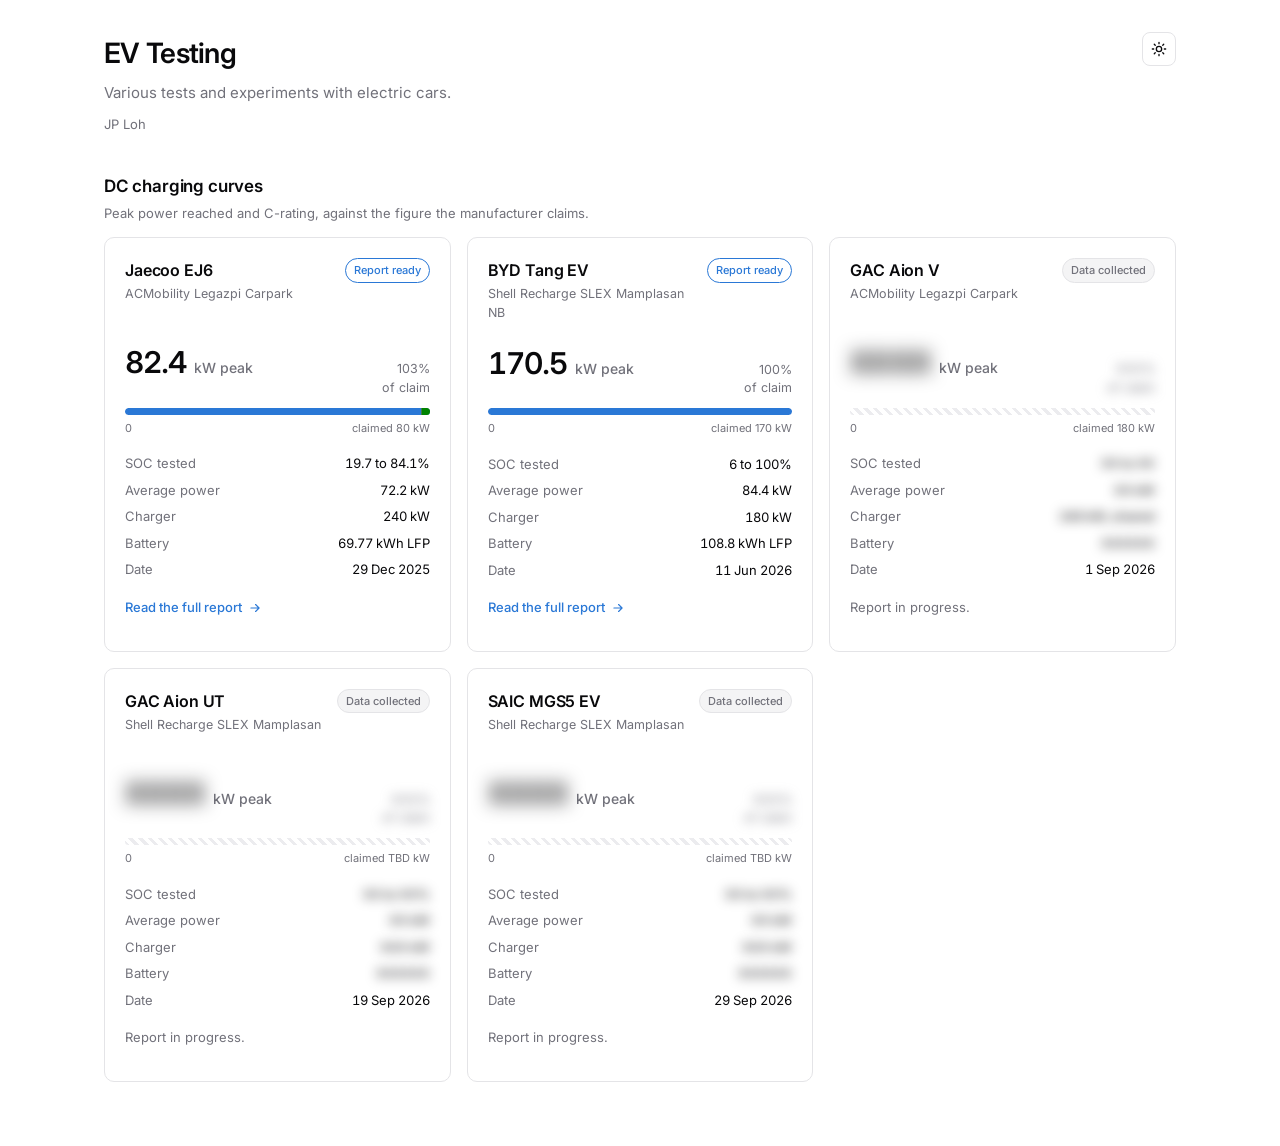
<file: index.html>
<!doctype html>
<html lang="en" data-theme="light">
<head>
<meta charset="utf-8">
<meta name="viewport" content="width=device-width, initial-scale=1">
<title>EV Testing</title>
<meta name="description" content="Various tests and experiments with electric cars">
<link rel="preconnect" href="https://fonts.googleapis.com">
<link rel="preconnect" href="https://fonts.gstatic.com" crossorigin>
<link href="https://fonts.googleapis.com/css2?family=Inter:wght@400;500;600&family=JetBrains+Mono:wght@400;500&display=swap" rel="stylesheet">
<link rel="stylesheet" href="./styles.css">
<script src="./header.js"></script>
</head>
<body>
<div class="wrap">

<site-header>
  <h1>EV Testing</h1>
  <p class="lede">Various tests and experiments with electric cars.</p>
  <p class="byline">
    <span>JP Loh</span>
  </p>
</site-header>

<div class="section-head" id="dc-charging-curves">
  <h2>DC charging curves</h2>
  <p>Peak power reached and C-rating, against the figure the manufacturer claims.</p>
</div>

<div class="grid">

  <a class="card" href="./dc-charging-curve/jaecoo-ej6/">
    <div class="card-top">
      <div>
        <p class="model">Jaecoo EJ6</p>
        <p class="where">ACMobility Legazpi Carpark</p>
      </div>
      <span class="badge ready">Report ready</span>
    </div>

    <div class="headline">
      <span class="num">82.4</span><span class="unit">kW peak</span>
      <span class="claim">103%<br>of claim</span>
    </div>
    <div class="meter" style="--pct: 103" role="img" aria-label="Peak power reached 103 percent of the 80 kW claim">
      <div class="track"><div class="fill"></div><div class="over"></div><div class="tick"></div></div>
      <div class="scale"><span>0</span><span>claimed 80 kW</span></div>
    </div>

    <dl>
      <dt>SOC tested</dt><dd>19.7 to 84.1%</dd>
      <dt>Average power</dt><dd>72.2 kW</dd>
      <dt>Charger</dt><dd>240 kW</dd>
      <dt>Battery</dt><dd>69.77 kWh LFP</dd>
      <dt>Date</dt><dd>29 Dec 2025</dd>
    </dl>

    <p class="cta">Read the full report
      <svg viewBox="0 0 24 24" fill="none" stroke="currentColor" stroke-width="2" stroke-linecap="round" stroke-linejoin="round"><path d="M5 12h14M13 6l6 6-6 6"/></svg>
    </p>
  </a>

  <a class="card" href="./dc-charging-curve/byd-tang-ev/">
    <div class="card-top">
      <div>
        <p class="model">BYD Tang EV</p>
        <p class="where">Shell Recharge SLEX Mamplasan NB</p>
      </div>
      <span class="badge ready">Report ready</span>
    </div>

    <div class="headline">
      <span class="num">170.5</span><span class="unit">kW peak</span>
      <span class="claim">100%<br>of claim</span>
    </div>
    <div class="meter" style="--pct: 100" role="img" aria-label="Peak power reached 100 percent of the 170 kW claim">
      <div class="track"><div class="fill"></div><div class="over"></div><div class="tick"></div></div>
      <div class="scale"><span>0</span><span>claimed 170 kW</span></div>
    </div>

    <dl>
      <dt>SOC tested</dt><dd>6 to 100%</dd>
      <dt>Average power</dt><dd>84.4 kW</dd>
      <dt>Charger</dt><dd>180 kW</dd>
      <dt>Battery</dt><dd>108.8 kWh LFP</dd>
      <dt>Date</dt><dd>11 Jun 2026</dd>
    </dl>

    <p class="cta">Read the full report
      <svg viewBox="0 0 24 24" fill="none" stroke="currentColor" stroke-width="2" stroke-linecap="round" stroke-linejoin="round"><path d="M5 12h14M13 6l6 6-6 6"/></svg>
    </p>
  </a>

  <div class="card censored">
    <div class="card-top">
      <div>
        <p class="model">GAC Aion V</p>
        <p class="where">ACMobility Legazpi Carpark</p>
      </div>
      <span class="badge">Data collected</span>
    </div>

    <div class="headline">
      <span class="num">XXXX</span><span class="unit">kW peak</span>
      <span class="claim">XXX%<br>of claim</span>
    </div>
    <div class="meter" role="img" aria-label="Peak power result withheld until the report is published">
      <div class="track"><div class="fill" style="width: 43.3%"></div><div class="tick"></div></div>
      <div class="scale"><span>0</span><span>claimed 180 kW</span></div>
    </div>

    <dl>
      <dt>SOC tested</dt><dd>XX to XX</dd>
      <dt>Average power</dt><dd>XX kW</dd>
      <dt>Charger</dt><dd>240 kW, shared</dd>
      <dt>Battery</dt><dd>XXXXXX</dd>
      <dt>Date</dt><dd style="filter: none;">1 Sep 2026</dd>
    </dl>

    <p class="pending">Report in progress.</p>
  </div>

  <div class="card censored">
    <div class="card-top">
      <div>
        <p class="model">GAC Aion UT</p>
        <p class="where">Shell Recharge SLEX Mamplasan</p>
      </div>
      <span class="badge">Data collected</span>
    </div>

    <div class="headline">
      <span class="num">XXXX</span><span class="unit">kW peak</span>
      <span class="claim">XXX%<br>of claim</span>
    </div>
    <div class="meter" role="img" aria-label="Peak power result withheld until the report is published">
      <div class="track"><div class="fill" style="width: 83.3%"></div><div class="tick"></div></div>
      <div class="scale"><span>0</span><span>claimed TBD kW</span></div>
    </div>

    <dl>
      <dt>SOC tested</dt><dd>XX to XX%</dd>
      <dt>Average power</dt><dd>XX kW</dd>
      <dt>Charger</dt><dd>XXX kW</dd>
      <dt>Battery</dt><dd>XXXXXX</dd>
      <dt>Date</dt><dd style="filter: none;">19 Sep 2026</dd>
    </dl>

    <p class="pending">Report in progress.</p>
  </div>

  <div class="card censored">
    <div class="card-top">
      <div>
        <p class="model">SAIC MGS5 EV</p>
        <p class="where">Shell Recharge SLEX Mamplasan</p>
      </div>
      <span class="badge">Data collected</span>
    </div>

    <div class="headline">
      <span class="num">XXXX</span><span class="unit">kW peak</span>
      <span class="claim">XXX%<br>of claim</span>
    </div>
    <div class="meter" role="img" aria-label="Peak power result withheld until the report is published">
      <div class="track"><div class="fill" style="width: 83.3%"></div><div class="tick"></div></div>
      <div class="scale"><span>0</span><span>claimed TBD kW</span></div>
    </div>

    <dl>
      <dt>SOC tested</dt><dd>XX to XX%</dd>
      <dt>Average power</dt><dd>XX kW</dd>
      <dt>Charger</dt><dd>XXX kW</dd>
      <dt>Battery</dt><dd>XXXXXX</dd>
      <dt>Date</dt><dd style="filter: none;">29 Sep 2026</dd>
    </dl>

    <p class="pending">Report in progress.</p>
  </div>

</div>
<!-- Cloudflare Web Analytics -->
 <script type='module' src='https://static.cloudflareinsights.com/beacon.min.js' data-cf-beacon='{"token": "1b5160ae69d342719ec05895a3b62908"}'></script>
 <!-- End Cloudflare Web Analytics -->
</body>
</html>
</file>
<file: styles.css>
/* Shared stylesheet for the landing page and every report page. */

/* ---------- shadcn-style tokens ---------- */
:root {
  color-scheme: light;
  --background: #ffffff;
  --foreground: #09090b;
  --card: #ffffff;
  --muted: #f4f4f5;
  --muted-foreground: #71717a;
  --border: #e4e4e7;
  --input: #e4e4e7;
  --accent: #f4f4f5;
  --ring: #a1a1aa;
  --radius: 0.625rem;
  --accent-blue: #2a78d6;
  --track: #ececef;
  --meter-over: #008300;
  --grid: #ececef;
  /* validated categorical slots: blue / yellow / magenta / green */
  --series-kw:  #2a78d6;
  --series-a:   #eda100;
  --series-v:   #e87ba4;
  --series-soc: #008300;
  --series-temp: #4a3aa7;
}
:root[data-theme="dark"] {
  color-scheme: dark;
  --background: #09090b;
  --foreground: #fafafa;
  --card: #0f0f11;
  --muted: #18181b;
  --muted-foreground: #a1a1aa;
  --border: #27272a;
  --input: #27272a;
  --accent: #1c1c1f;
  --ring: #52525b;
  --accent-blue: #3987e5;
  --track: #232327;
  --meter-over: #19a319;
  --grid: #1f1f23;
  --series-kw:  #3987e5;
  --series-a:   #c98500;
  --series-v:   #d55181;
  --series-soc: #008300;
  --series-temp: #9085e9;
}

* { box-sizing: border-box; }
html, body { margin: 0; padding: 0; }
body {
  background: var(--background);
  color: var(--foreground);
  font-family: Inter, ui-sans-serif, system-ui, -apple-system, "Segoe UI", sans-serif;
  font-size: 14px;
  line-height: 1.5;
  -webkit-font-smoothing: antialiased;
}
.wrap { max-width: 1120px; margin: 0 auto; padding: 32px 24px 64px; }
[hidden] { display: none !important; }
.mono { font-family: "JetBrains Mono", ui-monospace, monospace; font-size: 12.5px; }

/* ---------- header (rendered by header.js) ---------- */
site-header { display: block; }
header { display: flex; align-items: flex-start; justify-content: space-between; gap: 24px; margin-bottom: 14px; }
header > div { min-width: 0; }
h1 { font-size: 28px; font-weight: 600; letter-spacing: -0.025em; margin: 0 0 8px; }
.lede { color: var(--muted-foreground); font-size: 15px; margin: 0; max-width: 64ch; }
.byline { color: var(--muted-foreground); font-size: 13px; margin: 10px 0 0; display: flex; flex-wrap: wrap; align-items: baseline; }
.sub { color: var(--muted-foreground); font-size: 13px; margin: 0; display: flex; flex-wrap: wrap; align-items: baseline; }
.byline span, .sub span { white-space: nowrap; }
.dot { opacity: .5; margin: 0 8px; }

.crumbs { margin: 0 0 14px; font-size: 13px; color: var(--muted-foreground); }
.crumbs ol { list-style: none; margin: 0; padding: 0; display: flex; flex-wrap: wrap; align-items: center; gap: 6px; }
.crumbs li { display: inline-flex; align-items: center; gap: 6px; }
.crumbs a { color: inherit; text-decoration: none; transition: color .13s ease; }
.crumbs a:hover { color: var(--foreground); }
.crumbs a:focus-visible { outline: 2px solid var(--ring); outline-offset: 2px; border-radius: 3px; }
.crumbs [aria-current="page"] { color: var(--foreground); }
.crumbs svg { width: 14px; height: 14px; flex: none; }

/* report pages: tighter title, more room before the content */
site-header[compact] header { margin-bottom: 28px; }
site-header[compact] h1 { font-size: 24px; letter-spacing: -0.02em; margin: 0 0 6px; }

/* ---------- buttons ---------- */
button {
  font: inherit; color: inherit; cursor: pointer;
  background: var(--card);
  border: 1px solid var(--border);
  border-radius: calc(var(--radius) - 2px);
  padding: 7px 12px;
  display: inline-flex; align-items: center; gap: 7px;
  transition: background .13s ease, border-color .13s ease, opacity .13s ease;
}
button:hover { background: var(--accent); }
button:focus-visible { outline: 2px solid var(--ring); outline-offset: 2px; }
.icon-btn { padding: 8px; }
.icon-btn svg { width: 16px; height: 16px; display: block; }

/* ---------- cards (shared base) ---------- */
.card { background: var(--card); border: 1px solid var(--border); border-radius: var(--radius); }

/* ======================================================================
   Landing page
   ====================================================================== */

.section-head { margin: 40px 0 14px; }
.section-head h2 { font-size: 17px; font-weight: 600; letter-spacing: -0.01em; margin: 0; }
.section-head p { color: var(--muted-foreground); font-size: 13px; margin: 4px 0 0; }

/* ---------- vehicle cards ---------- */
.grid { display: grid; grid-template-columns: repeat(auto-fit, minmax(300px, 1fr)); gap: 16px; }
.grid > .card { padding: 20px; display: flex; flex-direction: column; }
a.card { text-decoration: none; color: inherit; transition: border-color .15s ease, box-shadow .15s ease, transform .15s ease; }
a.card:hover { border-color: var(--ring); box-shadow: 0 6px 20px -8px rgb(0 0 0 / .18); transform: translateY(-2px); }
a.card:focus-visible { outline: 2px solid var(--ring); outline-offset: 2px; }

.card-top { display: flex; align-items: flex-start; justify-content: space-between; gap: 12px; min-height: 64px; }
.model { font-size: 16px; font-weight: 600; letter-spacing: -0.01em; margin: 0; }
.where { color: var(--muted-foreground); font-size: 12.5px; margin: 3px 0 0; }

.badge {
  font-size: 11px; font-weight: 500; padding: 3px 8px; border-radius: 999px;
  border: 1px solid var(--border); background: var(--muted); color: var(--muted-foreground);
  white-space: nowrap; flex: none;
}
.badge.ready { border-color: var(--accent-blue); color: var(--accent-blue); background: transparent; }

.headline { margin: 18px 0 0; display: flex; align-items: baseline; gap: 8px; }
.headline .num { font-size: 30px; font-weight: 600; letter-spacing: -0.03em; font-variant-numeric: tabular-nums; }
.headline .unit { font-size: 14px; font-weight: 500; color: var(--muted-foreground); }
.headline .claim { font-size: 12.5px; color: var(--muted-foreground); margin-left: auto; text-align: right; }

/* peak power as a share of the manufacturer's claim; track spans 0-120% */
/* Each card sets --pct (its peak as a share of that car's claim). The track ends
   at 100% of the claim, so a car that fell short simply leaves the bar unfilled.
   Only a car that beat its claim stretches its own scale past 100 to make room
   for the overshoot, which is drawn in green past the tick. Each card scales
   independently, so no card gives up space for an overshoot it does not have. */
.meter { --pct: 0; --top: max(100, var(--pct)); margin-top: 10px; }
.meter .track { position: relative; height: 7px; border-radius: 999px; background: var(--track); overflow: hidden; }
.meter .fill { position: absolute; top: 0; bottom: 0; left: 0; border-radius: 999px; background: var(--accent-blue);
  width: calc(var(--pct) / var(--top) * 100%); }
/* Sits on top of the tail of .fill, so the bar reads as one length that simply
   changes colour past the claim. Square edges; the track rounds the outer end. */
.meter .over { position: absolute; top: 0; bottom: 0; background: var(--meter-over);
  left: calc(100 / var(--top) * 100%);
  width: calc(max(var(--pct) - 100, 0) / var(--top) * 100%); }
/* At or below the claim the tick lands on the track's own right edge, where the
   "claimed N kW" label already marks it, so it is clipped away unseen. */
.meter .tick { position: absolute; top: -3px; bottom: -3px; width: 1px; background: var(--muted-foreground); opacity: .55;
  left: calc(100 / var(--top) * 100%); }
.meter .scale { display: flex; justify-content: space-between; font-size: 11px; color: var(--muted-foreground); margin-top: 5px; }

dl { margin: 18px 0 0; display: grid; grid-template-columns: auto 1fr; gap: 7px 16px; font-size: 13px; }
dt { color: var(--muted-foreground); }
dd { margin: 0; text-align: right; font-variant-numeric: tabular-nums; }

.cta { margin-top: auto; padding-top: 18px; font-size: 13px; font-weight: 500; color: var(--accent-blue); display: flex; align-items: center; gap: 6px; }
.cta svg { width: 14px; height: 14px; }
.pending { margin-top: auto; padding-top: 18px; font-size: 13px; color: var(--muted-foreground); }

/* figures withheld until a car's report is published */
.card.censored .headline .num { filter: blur(9px); }
.card.censored .headline .claim,
.card.censored dl dd { filter: blur(6px); }
.card.censored .headline .num,
.card.censored .headline .claim,
.card.censored dl dd {
  user-select: none; -webkit-user-select: none;
  pointer-events: none;
}
/* a blurred bar still shows its length, so the meter is hatched out instead */
.card.censored .meter .fill,
.card.censored .meter .over,
.card.censored .meter .tick { display: none; }
.card.censored .meter .track {
  background: repeating-linear-gradient(
    45deg, var(--track), var(--track) 3px, transparent 3px, transparent 7px);
}

.note { margin: 14px 0 0; font-size: 12.5px; color: var(--muted-foreground); }

/* ---------- prose card ---------- */
.prose { background: var(--card); border: 1px solid var(--border); border-radius: var(--radius); padding: 22px 24px; }
.prose h3 { font-size: 14px; font-weight: 600; margin: 0 0 10px; }
.prose p { margin: 0 0 12px; max-width: 78ch; color: var(--foreground); }
.prose p:last-child { margin-bottom: 0; }
.prose ul { margin: 0; padding-left: 18px; max-width: 78ch; }
.prose li { margin-bottom: 7px; }
.prose li:last-child { margin-bottom: 0; }
.prose strong { font-weight: 600; }

/* ======================================================================
   Report pages
   ====================================================================== */

/* ---------- stat tiles ---------- */
.tiles { display: grid; grid-template-columns: repeat(auto-fit, minmax(150px, 1fr)); gap: 12px; margin-bottom: 24px; }
.tile { background: var(--card); border: 1px solid var(--border); border-radius: var(--radius); padding: 14px 16px; }
.tile .label { color: var(--muted-foreground); font-size: 12px; font-weight: 500; }
.tile .value { font-size: 22px; font-weight: 600; letter-spacing: -0.02em; margin-top: 3px; font-variant-numeric: tabular-nums; }
.tile .value small { font-size: 13px; font-weight: 500; color: var(--muted-foreground); margin-left: 3px; }
.tile .sub2 { font-size: 12px; color: var(--muted-foreground); margin-top: 2px; font-variant-numeric: tabular-nums; }

/* ---------- card sections + controls ---------- */
.card-head { padding: 18px 20px 14px; border-bottom: 1px solid var(--border); display: flex; flex-wrap: wrap; align-items: center; justify-content: space-between; gap: 14px; }
.card-title { font-size: 15px; font-weight: 600; margin: 0; }
.card-desc { font-size: 12.5px; color: var(--muted-foreground); margin: 3px 0 0; }
.card-body { padding: 8px 12px 16px; }
.controls { display: flex; flex-wrap: wrap; align-items: center; gap: 8px; }

/* summary card: prose on the left, photos on the right */
.two-col { display: grid; grid-template-columns: minmax(0, 1fr) minmax(0, 1fr); gap: 8px 28px; align-items: start; }
.two-col .text-col > p:first-child { margin-top: 0; }
.photo-col { display: grid; gap: 16px; align-content: start; }
.photo-col figure { margin: 0; }
.photo-col img { display: block; width: 100%; height: auto; border: 1px solid var(--border); border-radius: calc(var(--radius) - 2px); }
.photo-col figcaption { font-size: 12px; color: var(--muted-foreground); margin-top: 6px; }

/* legend chips double as series toggles */
.chip {
  font-size: 13px; padding: 5px 11px 5px 9px; border-radius: 999px;
  background: var(--card); border: 1px solid var(--border); color: var(--foreground);
}
.chip .sw { width: 9px; height: 9px; border-radius: 2px; flex: none; }
.chip[aria-pressed="false"] { color: var(--muted-foreground); opacity: .55; }
.chip[aria-pressed="false"] .sw { background: var(--muted-foreground) !important; }

.hint { font-size: 12px; color: var(--muted-foreground); margin: 10px 4px 0; }
.load-error { font-size: 13px; color: var(--muted-foreground); margin: 4px; max-width: 62ch; }

/* ---------- chart ---------- */
#chart, #soc-chart { width: 100%; display: block; touch-action: pan-y; }
.axis text { fill: var(--muted-foreground); font-size: 11px; font-family: "JetBrains Mono", ui-monospace, monospace; }
.axis .domain { display: none; }
.axis line { stroke: var(--border); }
.gridline { stroke: var(--grid); stroke-width: 1; shape-rendering: crispEdges; }
.facet-label { fill: var(--foreground); font-size: 12px; font-weight: 600; }
.facet-unit { fill: var(--muted-foreground); font-size: 11px; }
.series-line { fill: none; stroke-width: 2; stroke-linejoin: round; stroke-linecap: round; }
.crosshair { stroke: var(--muted-foreground); stroke-width: 1; stroke-dasharray: 3 3; pointer-events: none; }
.ref-line { stroke: var(--series-kw); stroke-width: 1.5; stroke-dasharray: 5 4; opacity: .55; }
.ref-label { fill: var(--series-kw); font-size: 10.5px; font-weight: 500; opacity: .85; }
.focus-dot { stroke: var(--card); stroke-width: 2; pointer-events: none; }
.note-line { stroke: var(--muted-foreground); stroke-width: 1; stroke-dasharray: 2 3; opacity: .45; }
.note-dot { fill: var(--series-kw); stroke: var(--card); stroke-width: 1.5; }
.note-text { fill: var(--foreground); font-size: 10.5px; font-weight: 600; font-family: "JetBrains Mono", ui-monospace, monospace; }
.note-text tspan.delta { fill: var(--muted-foreground); font-weight: 400; }
.sel-rect { fill: var(--ring); opacity: .14; pointer-events: none; }

/* ---------- tooltip ---------- */
#tip {
  position: fixed; pointer-events: none; opacity: 0; transition: opacity .1s ease;
  background: var(--card); border: 1px solid var(--border); border-radius: calc(var(--radius) - 2px);
  box-shadow: 0 8px 24px -6px rgb(0 0 0 / .18), 0 2px 6px -2px rgb(0 0 0 / .12);
  padding: 10px 12px; font-size: 12.5px; z-index: 40; min-width: 168px;
}
#tip .t-time { font-weight: 600; font-family: "JetBrains Mono", ui-monospace, monospace; margin-bottom: 7px; }
#tip .t-row { display: flex; align-items: center; gap: 8px; margin-top: 4px; }
#tip .t-sw { width: 8px; height: 8px; border-radius: 2px; flex: none; }
#tip .t-name { color: var(--muted-foreground); flex: 1; }
#tip .t-val { font-family: "JetBrains Mono", ui-monospace, monospace; font-weight: 500; font-variant-numeric: tabular-nums; }

/* ---------- table ---------- */
#tablewrap { margin-top: 20px; overflow-x: auto; }
table { border-collapse: collapse; width: 100%; font-size: 13px; }
caption { text-align: left; color: var(--muted-foreground); font-size: 12.5px; padding: 0 0 10px; }
th, td { padding: 7px 12px; text-align: right; border-bottom: 1px solid var(--border); font-variant-numeric: tabular-nums; }
th { color: var(--muted-foreground); font-weight: 500; font-size: 12px; text-align: right; }
th:first-child, td:first-child { text-align: left; font-family: "JetBrains Mono", ui-monospace, monospace; }
tbody tr:hover { background: var(--muted); }

/* ---------- footer ---------- */
footer { margin-top: 44px; padding-top: 20px; border-top: 1px solid var(--border); color: var(--muted-foreground); font-size: 12.5px; }
footer a { color: inherit; }
footer p { margin: 0 0 6px; }

@media (max-width: 640px) {
  .wrap { padding: 24px 16px 48px; }
  header { flex-direction: column; gap: 14px; }
  h1 { font-size: 24px; }
  .two-col { grid-template-columns: 1fr; }
}
</file>
